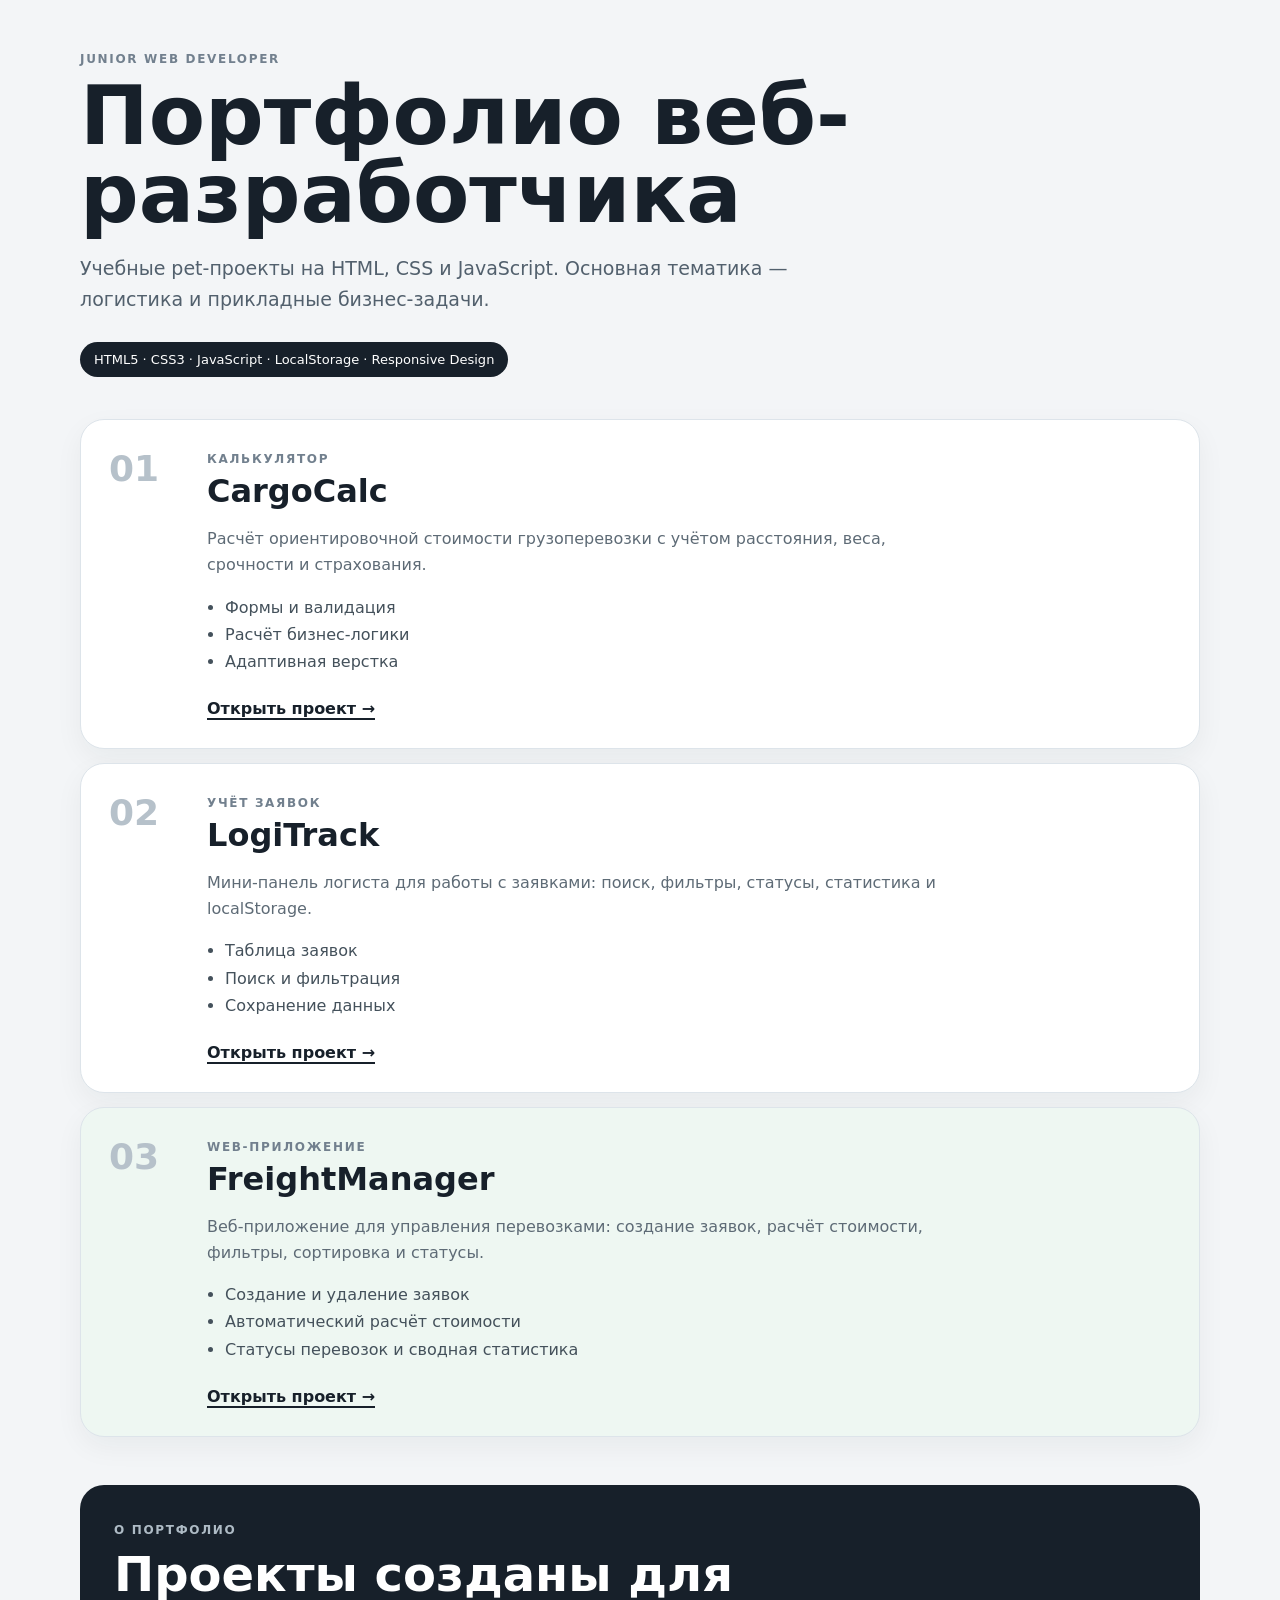
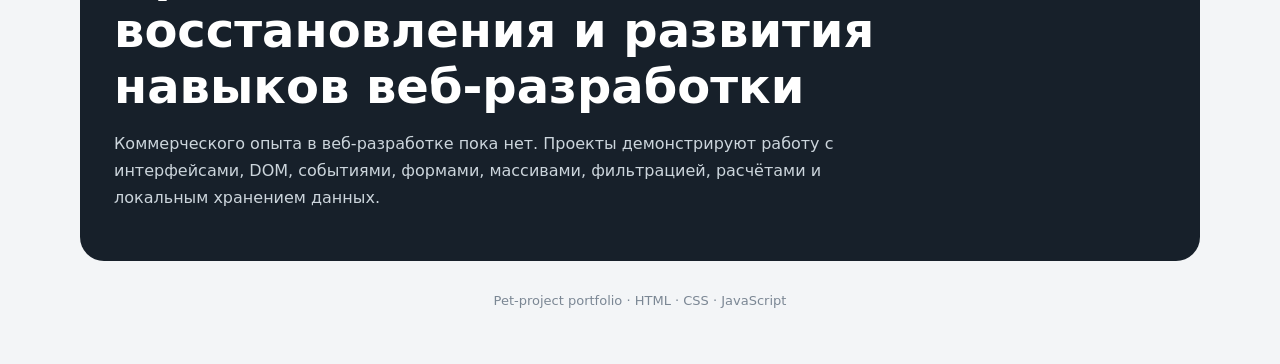
<file: index.html>
<!doctype html>
<html lang="ru">
<head>
  <meta charset="utf-8">
  <meta name="viewport" content="width=device-width,initial-scale=1">
  <title>Портфолио веб-разработчика</title>
  <link rel="stylesheet" href="portfolio.css">
</head>
<body>
  <main class="wrap">
    <header class="hero">
      <span class="eyebrow">JUNIOR WEB DEVELOPER</span>
      <h1>Портфолио веб-разработчика</h1>
      <p>
        Учебные pet-проекты на HTML, CSS и JavaScript.
        Основная тематика — логистика и прикладные бизнес-задачи.
      </p>
      <div class="stack">HTML5 · CSS3 · JavaScript · LocalStorage · Responsive Design</div>
    </header>

    <section class="projects">
      <article class="card">
        <div class="num">01</div>
        <div>
          <span class="type">КАЛЬКУЛЯТОР</span>
          <h2>CargoCalc</h2>
          <p>Расчёт ориентировочной стоимости грузоперевозки с учётом расстояния, веса, срочности и страхования.</p>
          <ul>
            <li>Формы и валидация</li>
            <li>Расчёт бизнес-логики</li>
            <li>Адаптивная верстка</li>
          </ul>
          <a href="./cargo-calc/">Открыть проект →</a>
        </div>
      </article>

      <article class="card">
        <div class="num">02</div>
        <div>
          <span class="type">УЧЁТ ЗАЯВОК</span>
          <h2>LogiTrack</h2>
          <p>Мини-панель логиста для работы с заявками: поиск, фильтры, статусы, статистика и localStorage.</p>
          <ul>
            <li>Таблица заявок</li>
            <li>Поиск и фильтрация</li>
            <li>Сохранение данных</li>
          </ul>
          <a href="./logitrack/">Открыть проект →</a>
        </div>
      </article>

      <article class="card featured">
        <div class="num">03</div>
        <div>
          <span class="type">WEB-ПРИЛОЖЕНИЕ</span>
          <h2>FreightManager</h2>
          <p>Веб-приложение для управления перевозками: создание заявок, расчёт стоимости, фильтры, сортировка и статусы.</p>
          <ul>
            <li>Создание и удаление заявок</li>
            <li>Автоматический расчёт стоимости</li>
            <li>Статусы перевозок и сводная статистика</li>
          </ul>
          <a href="./freight-manager/">Открыть проект →</a>
        </div>
      </article>
    </section>

    <section class="about">
      <span class="eyebrow">О ПОРТФОЛИО</span>
      <h2>Проекты созданы для восстановления и развития навыков веб-разработки</h2>
      <p>
        Коммерческого опыта в веб-разработке пока нет. Проекты демонстрируют работу
        с интерфейсами, DOM, событиями, формами, массивами, фильтрацией, расчётами
        и локальным хранением данных.
      </p>
    </section>

    <footer>Pet-project portfolio · HTML · CSS · JavaScript</footer>
  </main>
</body>
</html>
</file>
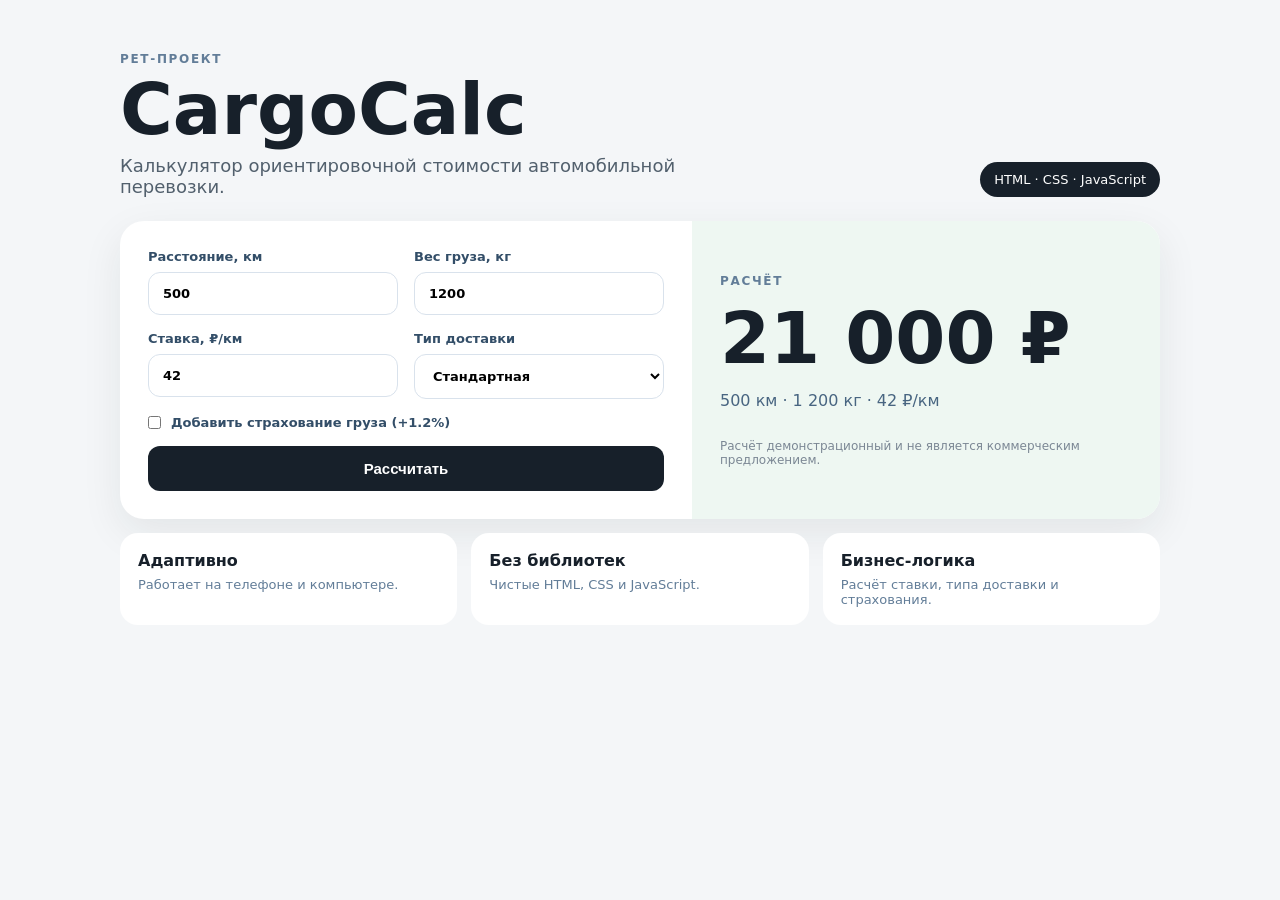
<file: cargo-calc/index.html>
<!doctype html>
<html lang="ru">
<head>
  <meta charset="utf-8">
  <meta name="viewport" content="width=device-width,initial-scale=1">
  <title>CargoCalc — калькулятор перевозки</title>
  <link rel="stylesheet" href="styles.css">
</head>
<body>
  <main class="shell">
    <section class="hero">
      <div>
        <span class="eyebrow">PET‑ПРОЕКТ</span>
        <h1>CargoCalc</h1>
        <p>Калькулятор ориентировочной стоимости автомобильной перевозки.</p>
      </div>
      <div class="badge">HTML · CSS · JavaScript</div>
    </section>

    <section class="card grid">
      <form id="calcForm" class="form">
        <label>Расстояние, км
          <input id="distance" type="number" min="1" value="500" required>
        </label>
        <label>Вес груза, кг
          <input id="weight" type="number" min="1" value="1200" required>
        </label>
        <label>Ставка, ₽/км
          <input id="rate" type="number" min="1" step="0.1" value="42" required>
        </label>
        <label>Тип доставки
          <select id="deliveryType">
            <option value="1">Стандартная</option>
            <option value="1.15">Приоритетная (+15%)</option>
            <option value="1.3">Экспресс (+30%)</option>
          </select>
        </label>
        <label class="check">
          <input id="insurance" type="checkbox">
          <span>Добавить страхование груза (+1.2%)</span>
        </label>
        <button type="submit">Рассчитать</button>
      </form>

      <aside class="result">
        <span class="eyebrow">РАСЧЁТ</span>
        <div class="price" id="price">—</div>
        <div class="meta" id="details">Заполните параметры и нажмите «Рассчитать».</div>
        <div class="notice">Расчёт демонстрационный и не является коммерческим предложением.</div>
      </aside>
    </section>

    <section class="features">
      <article><strong>Адаптивно</strong><span>Работает на телефоне и компьютере.</span></article>
      <article><strong>Без библиотек</strong><span>Чистые HTML, CSS и JavaScript.</span></article>
      <article><strong>Бизнес‑логика</strong><span>Расчёт ставки, типа доставки и страхования.</span></article>
    </section>
  </main>
  <script src="script.js"></script>
</body>
</html>
</file>
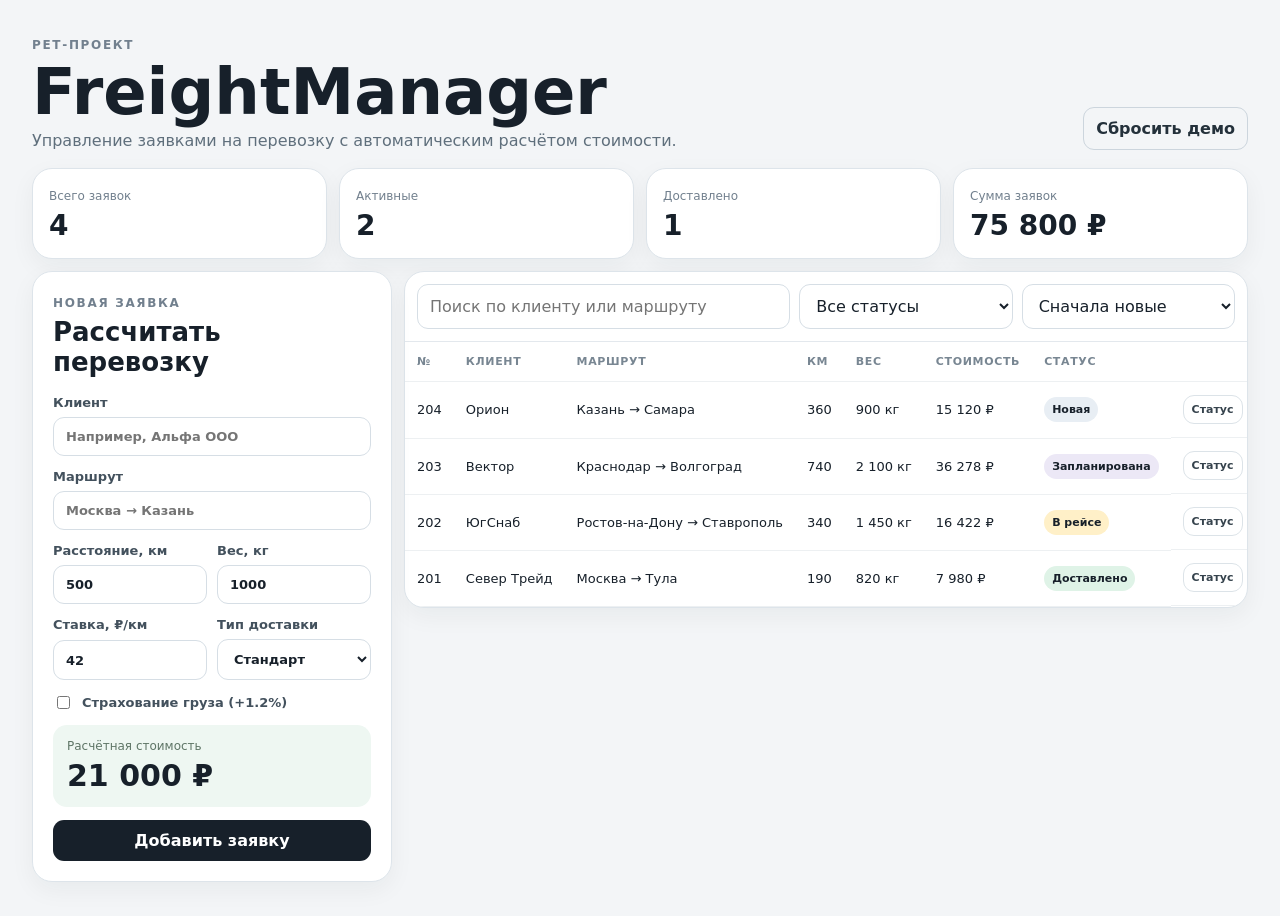
<file: freight-manager/index.html>
<!doctype html>
<html lang="ru">
<head>
  <meta charset="utf-8">
  <meta name="viewport" content="width=device-width,initial-scale=1">
  <title>FreightManager — управление перевозками</title>
  <link rel="stylesheet" href="styles.css?v=2">
</head>
<body>
  <main class="app">
    <header class="topbar">
      <div>
        <span class="eyebrow">PET‑ПРОЕКТ</span>
        <h1>FreightManager</h1>
        <p>Управление заявками на перевозку с автоматическим расчётом стоимости.</p>
      </div>
      <button id="resetBtn" class="ghost">Сбросить демо</button>
    </header>

    <section class="summary" id="summary"></section>

    <section class="workspace">
      <aside class="panel">
        <div class="panelHead">
          <span class="eyebrow">НОВАЯ ЗАЯВКА</span>
          <h2>Рассчитать перевозку</h2>
        </div>

        <form id="orderForm">
          <label>Клиент
            <input id="client" required placeholder="Например, Альфа ООО">
          </label>

          <label>Маршрут
            <input id="route" required placeholder="Москва → Казань">
          </label>

          <div class="two">
            <label>Расстояние, км
              <input id="distance" type="number" min="1" value="500" required>
            </label>
            <label>Вес, кг
              <input id="weight" type="number" min="1" value="1000" required>
            </label>
          </div>

          <div class="two">
            <label>Ставка, ₽/км
              <input id="rate" type="number" min="1" step="0.1" value="42" required>
            </label>
            <label>Тип доставки
              <select id="priority">
                <option value="1">Стандарт</option>
                <option value="1.15">Приоритет (+15%)</option>
                <option value="1.3">Экспресс (+30%)</option>
              </select>
            </label>
          </div>

          <label class="check">
            <input id="insurance" type="checkbox">
            <span>Страхование груза (+1.2%)</span>
          </label>

          <div class="estimate">
            <span>Расчётная стоимость</span>
            <strong id="estimate">—</strong>
          </div>

          <button type="submit">Добавить заявку</button>
        </form>
      </aside>

      <section class="content">
        <div class="filters">
          <input id="search" type="search" placeholder="Поиск по клиенту или маршруту">
          <select id="statusFilter">
            <option value="all">Все статусы</option>
            <option value="new">Новая</option>
            <option value="planned">Запланирована</option>
            <option value="route">В рейсе</option>
            <option value="done">Доставлено</option>
          </select>
          <select id="sort">
            <option value="newest">Сначала новые</option>
            <option value="costDesc">Стоимость ↓</option>
            <option value="costAsc">Стоимость ↑</option>
            <option value="distanceDesc">Расстояние ↓</option>
          </select>
        </div>

        <div class="tableWrap">
          <table>
            <thead>
              <tr>
                <th>№</th>
                <th>Клиент</th>
                <th>Маршрут</th>
                <th>Км</th>
                <th>Вес</th>
                <th>Стоимость</th>
                <th>Статус</th>
                <th></th>
              </tr>
            </thead>
            <tbody id="rows"></tbody>
          </table>
          <div id="empty" class="empty" hidden>По заданным условиям заявок нет.</div>
        </div>
      </section>
    </section>
  </main>

  <script src="script.js"></script>
</body>
</html>
</file>
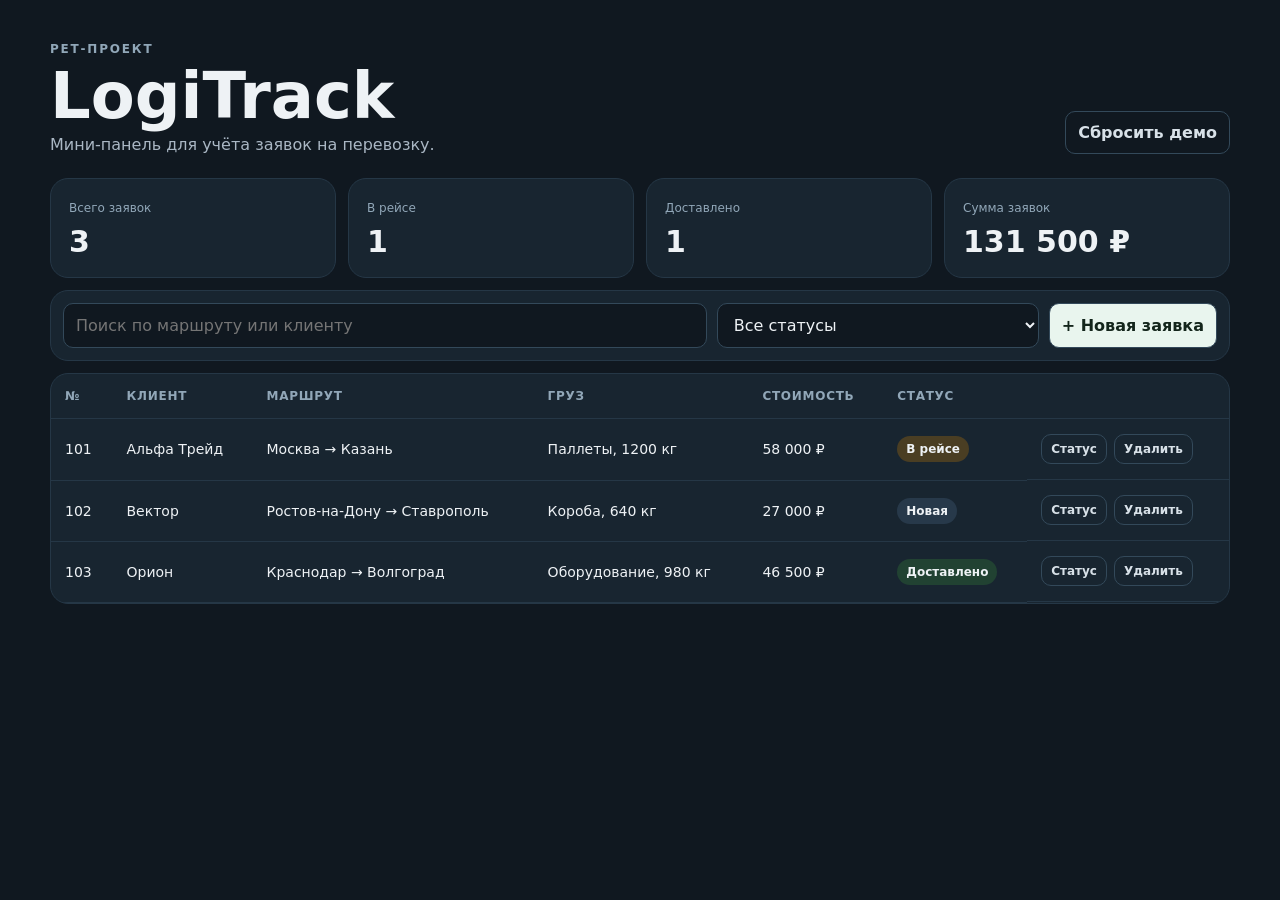
<file: logitrack/index.html>
<!doctype html>
<html lang="ru">
<head>
  <meta charset="utf-8">
  <meta name="viewport" content="width=device-width,initial-scale=1">
  <title>LogiTrack — учёт перевозок</title>
  <link rel="stylesheet" href="styles.css">
</head>
<body>
  <main class="app">
    <header>
      <div>
        <span class="eyebrow">PET‑ПРОЕКТ</span>
        <h1>LogiTrack</h1>
        <p>Мини‑панель для учёта заявок на перевозку.</p>
      </div>
      <button id="seedBtn" class="ghost">Сбросить демо</button>
    </header>

    <section class="stats" id="stats"></section>

    <section class="toolbar">
      <input id="search" type="search" placeholder="Поиск по маршруту или клиенту">
      <select id="statusFilter">
        <option value="all">Все статусы</option>
        <option value="new">Новая</option>
        <option value="route">В рейсе</option>
        <option value="done">Доставлено</option>
      </select>
      <button id="addBtn">+ Новая заявка</button>
    </section>

    <section class="tableWrap">
      <table>
        <thead><tr><th>№</th><th>Клиент</th><th>Маршрут</th><th>Груз</th><th>Стоимость</th><th>Статус</th><th></th></tr></thead>
        <tbody id="rows"></tbody>
      </table>
      <div id="empty" class="empty" hidden>Ничего не найдено.</div>
    </section>
  </main>

  <dialog id="dialog">
    <form id="shipmentForm" method="dialog">
      <h2>Новая заявка</h2>
      <label>Клиент<input id="client" required maxlength="40"></label>
      <label>Маршрут<input id="route" required maxlength="60" placeholder="Москва → Казань"></label>
      <label>Груз<input id="cargo" required maxlength="40" placeholder="Паллеты, 1200 кг"></label>
      <label>Стоимость, ₽<input id="cost" type="number" min="0" required></label>
      <div class="actions">
        <button type="button" class="ghost" id="cancelBtn">Отмена</button>
        <button type="submit">Добавить</button>
      </div>
    </form>
  </dialog>

  <script src="script.js"></script>
</body>
</html>
</file>
<file: portfolio.css>
*{box-sizing:border-box}body{margin:0;background:#f3f5f7;color:#17202a;font-family:Inter,system-ui,-apple-system,Segoe UI,sans-serif}.wrap{width:min(1120px,92%);margin:48px auto}.hero{max-width:850px;margin-bottom:42px}.eyebrow,.type{font-size:12px;letter-spacing:.14em;font-weight:800;color:#72808e}.hero h1{font-size:clamp(44px,8vw,82px);line-height:.95;margin:10px 0 20px}.hero p{font-size:19px;line-height:1.65;color:#52606d;max-width:760px}.stack{display:inline-block;margin-top:8px;background:#17202a;color:white;border-radius:999px;padding:10px 14px;font-size:13px}.projects{display:grid;gap:14px}.card{background:white;border:1px solid #dde4ea;border-radius:24px;padding:28px;display:grid;grid-template-columns:80px 1fr;gap:18px;box-shadow:0 10px 28px rgba(23,32,42,.05)}.card.featured{background:#eef7f2}.num{font-size:36px;font-weight:900;color:#b6c1ca}.card h2{font-size:32px;margin:5px 0 8px}.card p{color:#5e6b76;line-height:1.6;max-width:760px}.card ul{padding-left:18px;color:#44515b;line-height:1.7}.card a{display:inline-block;margin-top:8px;color:#17202a;font-weight:800;text-decoration:none;border-bottom:2px solid #17202a}.about{margin-top:48px;background:#17202a;color:white;padding:34px;border-radius:24px}.about .eyebrow{color:#aebbc5}.about h2{font-size:clamp(30px,5vw,48px);max-width:850px;margin:8px 0 14px}.about p{max-width:800px;line-height:1.7;color:#ccd5dc}footer{text-align:center;color:#7b8794;padding:32px 0 8px;font-size:13px}@media(max-width:650px){.wrap{margin:28px auto}.card{grid-template-columns:1fr}.num{font-size:24px}.stack{border-radius:14px;line-height:1.5}}
</file>
<file: cargo-calc/styles.css>
*{box-sizing:border-box}body{margin:0;font-family:Inter,system-ui,-apple-system,Segoe UI,sans-serif;background:#f4f6f8;color:#17202a}.shell{width:min(1040px,92%);margin:48px auto}.hero{display:flex;justify-content:space-between;gap:24px;align-items:flex-end;margin-bottom:24px}.hero h1{font-size:clamp(40px,8vw,72px);line-height:.95;margin:8px 0 12px}.hero p{font-size:18px;max-width:620px;color:#52606d;margin:0}.eyebrow{font-size:12px;letter-spacing:.14em;font-weight:800;color:#627d98}.badge{padding:10px 14px;border-radius:999px;background:#17202a;color:white;font-size:13px;white-space:nowrap}.card{background:white;border-radius:24px;box-shadow:0 14px 40px rgba(23,32,42,.08);overflow:hidden}.grid{display:grid;grid-template-columns:1.1fr .9fr}.form{padding:28px;display:grid;grid-template-columns:1fr 1fr;gap:16px}.form label{font-size:13px;font-weight:700;color:#334e68}.form input,.form select{width:100%;margin-top:8px;border:1px solid #d9e2ec;border-radius:12px;padding:13px 14px;font:inherit;background:white}.check{grid-column:1/-1;display:flex;align-items:center;gap:10px}.check input{width:auto;margin:0}.form button{grid-column:1/-1;border:0;border-radius:12px;padding:14px 18px;background:#17202a;color:white;font-weight:800;font-size:15px;cursor:pointer}.result{padding:28px;background:#eef7f2;display:flex;flex-direction:column;justify-content:center}.price{font-size:clamp(42px,7vw,72px);font-weight:900;line-height:1;margin:14px 0}.meta{color:#486581;line-height:1.6}.notice{margin-top:26px;font-size:12px;color:#7b8794}.features{display:grid;grid-template-columns:repeat(3,1fr);gap:14px;margin-top:14px}.features article{background:white;border-radius:18px;padding:18px;display:flex;flex-direction:column;gap:7px}.features span{font-size:13px;color:#627d98}@media(max-width:760px){.shell{margin:28px auto}.hero{display:block}.badge{display:inline-block;margin-top:16px}.grid{grid-template-columns:1fr}.form{grid-template-columns:1fr}.features{grid-template-columns:1fr}}
</file>
<file: freight-manager/styles.css>
*{box-sizing:border-box}
body{margin:0;background:#f3f5f7;color:#17202a;font-family:Inter,system-ui,-apple-system,Segoe UI,sans-serif}
.app{width:min(1240px,95%);margin:34px auto}
.topbar{display:flex;justify-content:space-between;align-items:flex-end;gap:20px;margin-bottom:18px}
.eyebrow{font-size:12px;letter-spacing:.14em;font-weight:800;color:#72808e}
.topbar h1{font-size:clamp(40px,6vw,64px);line-height:1;margin:7px 0}
.topbar p{margin:0;color:#5f6f7c}
.ghost{background:transparent!important;color:#24313b!important;border:1px solid #ccd5dd!important}

.summary{display:grid;grid-template-columns:repeat(4,minmax(0,1fr));gap:12px;margin-bottom:12px}
.stat,.panel,.content{background:white;border:1px solid #dde4ea;border-radius:20px;box-shadow:0 8px 24px rgba(23,32,42,.05)}
.stat{padding:16px;min-width:0}
.stat span{font-size:12px;color:#72808e}
.stat strong{display:block;font-size:28px;margin-top:5px;overflow-wrap:anywhere}

.workspace{
  display:grid;
  grid-template-columns:minmax(320px,360px) minmax(0,1fr);
  gap:12px;
  align-items:start;
}
.panel{
  padding:20px;
  align-self:start;
  position:sticky;
  top:18px;
  min-width:0;
  overflow:hidden;
}
.panelHead h2{font-size:26px;margin:6px 0 18px}

form{display:grid;gap:13px;min-width:0}
label{font-size:13px;font-weight:700;color:#43515d;display:grid;gap:7px;min-width:0}
.two{display:grid;grid-template-columns:repeat(2,minmax(0,1fr));gap:10px;min-width:0}

input,select,button{
  font:inherit;
  border-radius:11px;
  padding:11px 12px;
  max-width:100%;
}
input,select{
  width:100%;
  min-width:0;
  border:1px solid #d6dee5;
  background:#fff;
  color:#17202a;
}
button{border:0;background:#17202a;color:#fff;font-weight:800;cursor:pointer}
form>button{width:100%}

.check{display:flex;align-items:center;gap:9px;min-width:0}
.check input{width:auto;flex:0 0 auto}
.check span{min-width:0}

.estimate{background:#eef7f2;border-radius:14px;padding:14px;min-width:0}
.estimate span{display:block;font-size:12px;color:#5e7566}
.estimate strong{display:block;font-size:30px;margin-top:5px;overflow-wrap:anywhere}

.content{overflow:hidden;min-width:0}
.filters{
  padding:12px;
  display:grid;
  grid-template-columns:minmax(220px,1.4fr) minmax(150px,.8fr) minmax(150px,.8fr);
  gap:9px;
  border-bottom:1px solid #e3e8ed;
  min-width:0;
}
.filters>*{min-width:0;width:100%}

.tableWrap{overflow-x:auto;overflow-y:hidden}
table{width:100%;border-collapse:collapse;min-width:900px}
th,td{padding:13px 12px;text-align:left;border-bottom:1px solid #edf0f2;white-space:nowrap}
th{font-size:11px;text-transform:uppercase;letter-spacing:.06em;color:#788692}
td{font-size:13px}
.pill{display:inline-block;border-radius:999px;padding:6px 8px;font-size:11px;font-weight:800}
.pill.new{background:#e8eef4}
.pill.planned{background:#ece8f6}
.pill.route{background:#fff0c8}
.pill.done{background:#dff3e7}
.actions{display:flex;gap:6px}
.actions button{background:#fff;color:#36434d;border:1px solid #dce3e8;padding:7px 8px;font-size:11px}
.empty{text-align:center;padding:30px;color:#788692}

@media(max-width:980px){
  .workspace{grid-template-columns:1fr}
  .panel{position:static}
  .summary{grid-template-columns:1fr 1fr}
  .filters{grid-template-columns:1fr}
}
@media(max-width:600px){
  .topbar{align-items:flex-start;flex-direction:column}
  .summary{grid-template-columns:1fr}
  .two{grid-template-columns:1fr}
}
</file>
<file: logitrack/styles.css>
*{box-sizing:border-box}body{margin:0;background:#101820;color:#eef2f5;font-family:Inter,system-ui,-apple-system,Segoe UI,sans-serif}.app{width:min(1180px,94%);margin:38px auto}header{display:flex;justify-content:space-between;align-items:flex-end;gap:20px;margin-bottom:24px}h1{font-size:clamp(38px,6vw,64px);line-height:1;margin:7px 0}header p{margin:0;color:#aab7c4}.eyebrow{font-size:12px;letter-spacing:.15em;font-weight:800;color:#91a7b8}.stats{display:grid;grid-template-columns:repeat(4,1fr);gap:12px}.stat,.toolbar,.tableWrap{background:#182530;border:1px solid #253746;border-radius:18px}.stat{padding:18px}.stat b{font-size:30px;display:block;margin-top:8px}.stat span{font-size:12px;color:#91a7b8}.toolbar{display:grid;grid-template-columns:1.4fr .7fr auto;gap:10px;padding:12px;margin:12px 0}input,select,button{font:inherit;border-radius:10px;padding:11px 12px;border:1px solid #33495a}input,select{background:#101820;color:#eef2f5}button{cursor:pointer;background:#e9f5ee;color:#13251b;font-weight:800}.ghost{background:transparent;color:#d8e1e8}.tableWrap{overflow:auto}table{width:100%;border-collapse:collapse;min-width:850px}th,td{padding:15px 14px;text-align:left;border-bottom:1px solid #253746}th{font-size:12px;color:#91a7b8;text-transform:uppercase;letter-spacing:.06em}td{font-size:14px}.pill{display:inline-block;border-radius:999px;padding:6px 9px;font-size:12px;font-weight:800}.pill.new{background:#27394a}.pill.route{background:#4a3e23}.pill.done{background:#214232}.rowActions{display:flex;gap:7px}.rowActions button{padding:7px 9px;font-size:12px;background:transparent;color:#d8e1e8}.empty{padding:28px;text-align:center;color:#91a7b8}dialog{border:0;border-radius:20px;background:#182530;color:#eef2f5;width:min(460px,92%);padding:0}dialog::backdrop{background:rgba(0,0,0,.65)}dialog form{padding:24px;display:grid;gap:14px}dialog h2{margin:0 0 4px}dialog label{display:grid;gap:7px;font-size:13px;font-weight:700}.actions{display:flex;justify-content:flex-end;gap:10px;margin-top:6px}@media(max-width:760px){.stats{grid-template-columns:1fr 1fr}.toolbar{grid-template-columns:1fr}header{align-items:flex-start;flex-direction:column}}
</file>
